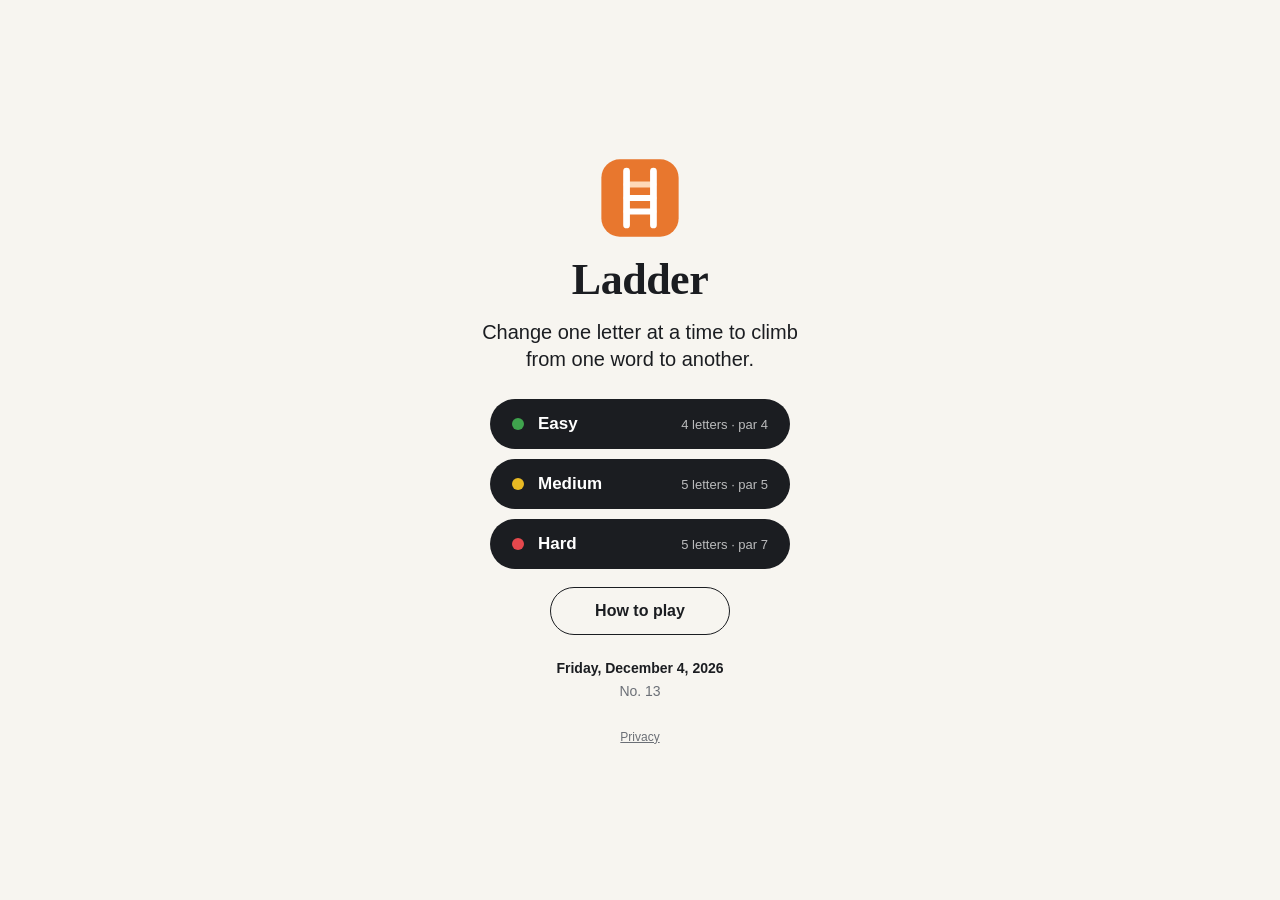
<file: index.html>
<!doctype html>
<html lang="en">
<head>
  <meta charset="utf-8">
  <script>
    // One home address: https://playwordladders.com. Saved stats and streaks belong to a single
    // address, so send www, plain http, and the old workers.dev link there (keeping any ?query).
    (function () {
      var h = location.hostname;
      if (h.endsWith('workers.dev') || h.endsWith('pages.dev')) location.replace('https://playwordladders.com/' + location.search);
      else if (h === 'www.playwordladders.com' || (h === 'playwordladders.com' && location.protocol === 'http:'))
        location.replace('https://playwordladders.com' + location.pathname + location.search);
    })();
  </script>
  <link rel="canonical" href="https://playwordladders.com/">
  <meta name="viewport" content="width=device-width, initial-scale=1, viewport-fit=cover, interactive-widget=resizes-content">
  <title>Ladder: The Daily Word Ladder</title>
  <meta name="description" content="A new word ladder every day. Change one letter at a time to climb from one word to another, in as few steps as you can. Three puzzles a day: Easy, Medium and Hard.">
  <meta name="theme-color" content="#f7f5f0" media="(prefers-color-scheme: light)">
  <meta name="theme-color" content="#121417" media="(prefers-color-scheme: dark)">
  <meta property="og:title" content="Ladder: The Daily Word Ladder">
  <meta property="og:description" content="Change one letter at a time to get from one word to another. Three new puzzles every day.">
  <meta property="og:type" content="website">
  <!-- Link previews (iMessage, WhatsApp, social) need full URLs. -->
  <meta property="og:url" content="https://playwordladders.com/">
  <meta property="og:image" content="https://playwordladders.com/og-image.png">
  <meta property="og:image:width" content="1200">
  <meta property="og:image:height" content="630">
  <meta property="og:image:alt" content="Ladder: a daily word ladder. COLD, CORD, WORD, WARD, WARM.">
  <meta property="og:site_name" content="Ladder">
  <meta name="twitter:card" content="summary_large_image">
  <meta name="twitter:image" content="https://playwordladders.com/og-image.png">
  <!-- iPhone home screen app -->
  <meta name="apple-mobile-web-app-capable" content="yes">
  <meta name="mobile-web-app-capable" content="yes">
  <meta name="apple-mobile-web-app-title" content="Ladder">
  <meta name="apple-mobile-web-app-status-bar-style" content="default">
  <meta name="format-detection" content="telephone=no">
  <link rel="icon" href="icon.svg" type="image/svg+xml">
  <link rel="icon" href="icons/icon-192.png" type="image/png" sizes="192x192">
  <link rel="apple-touch-icon" href="icons/apple-touch-icon.png">
  <link rel="manifest" href="manifest.json">
  <link rel="stylesheet" href="css/styles.css">
</head>
<body>
  <!-- Splash screen -->
  <section id="splash" class="splash">
    <div class="splash-inner">
      <svg class="splash-logo" viewBox="0 0 100 100" aria-hidden="true"><use href="#logo"/></svg>
      <h1 class="splash-title">Ladder</h1>
      <p class="splash-tag">Change one letter at a time to climb from one word to another.</p>
      <div class="level-picker">
        <button class="level-btn" data-level="easy"><span class="level-dot"></span><span class="level-name">Easy</span><span class="level-meta"></span></button>
        <button class="level-btn" data-level="medium"><span class="level-dot"></span><span class="level-name">Medium</span><span class="level-meta"></span></button>
        <button class="level-btn" data-level="hard"><span class="level-dot"></span><span class="level-name">Hard</span><span class="level-meta"></span></button>
      </div>
      <button id="splash-help" class="btn btn-ghost">How to play</button>
      <p class="splash-meta"><span id="splash-date"></span><br><span id="splash-number"></span></p>
      <p class="splash-foot"><a href="privacy.html">Privacy</a></p>
    </div>
  </section>

  <!-- Game -->
  <div id="app" class="app" hidden>
    <header class="topbar">
      <button class="icon-btn" id="help-btn" aria-label="How to play">
        <svg viewBox="0 0 24 24"><circle cx="12" cy="12" r="9.5" fill="none" stroke="currentColor" stroke-width="1.8"/><path d="M9.3 9.4a2.8 2.8 0 1 1 3.9 2.6c-.8.4-1.2.9-1.2 1.8v.4" fill="none" stroke="currentColor" stroke-width="1.8" stroke-linecap="round"/><circle cx="12" cy="17.2" r="1.1" fill="currentColor"/></svg>
      </button>
      <div class="brand">
        <span class="brand-name">Ladder</span>
        <span class="brand-sub" id="puzzle-label"></span>
      </div>
      <button class="icon-btn" id="stats-btn" aria-label="Statistics">
        <svg viewBox="0 0 24 24"><rect x="4" y="12" width="3.6" height="8" rx="1" fill="currentColor"/><rect x="10.2" y="5" width="3.6" height="15" rx="1" fill="currentColor"/><rect x="16.4" y="9" width="3.6" height="11" rx="1" fill="currentColor"/></svg>
      </button>
    </header>

    <div class="level-tabs" role="tablist" aria-label="Difficulty">
      <button class="level-tab" role="tab" data-level="easy">Easy</button>
      <button class="level-tab" role="tab" data-level="medium">Medium</button>
      <button class="level-tab" role="tab" data-level="hard">Hard</button>
    </div>

    <div class="hud" aria-live="polite">
      <span class="hud-item"><span class="hud-label">Time</span> <span class="hud-value" id="time">0:00</span></span>
      <span class="hud-item"><span class="hud-label">Steps</span> <span class="hud-value" id="steps">0</span></span>
      <span class="hud-item"><span class="hud-label">Par</span> <span class="hud-value" id="par">0</span></span>
      <button id="giveup-btn" class="hud-giveup">Give up</button>
    </div>

    <main class="board-wrap">
      <div class="ladder" id="ladder" aria-label="Your ladder"></div>
      <div class="rung-row target-row" id="target-row"></div>
      <p class="hint-line" id="hint-line">Tap a letter, then a new letter</p>
    </main>

    <div class="keyboard" id="keyboard" aria-label="Keyboard"></div>

    <div class="below" id="below" hidden>
      <div class="done-actions">
        <button id="show-results" class="btn btn-primary">See results</button>
        <button id="next-level" class="btn btn-ghost" hidden>Play Medium</button>
      </div>
      <div class="ad-slot" id="ad-footer" hidden></div>
      <footer class="site-footer">
        <a href="privacy.html">Privacy</a> · <span>New puzzles every day at midnight</span>
      </footer>
    </div>
  </div>

  <!-- Modals -->
  <div class="modal" id="help-modal" hidden role="dialog" aria-modal="true" aria-labelledby="help-title">
    <div class="modal-card">
      <button class="modal-close" aria-label="Close">×</button>
      <h2 id="help-title">How to play</h2>
      <p class="lead">Get from the start word to the target word by changing <strong>one letter at a time</strong>.</p>
      <div class="help-example" aria-label="Example: COLD, CORD, WORD, WARD, WARM">
        <span>COLD</span><span>CO<b>R</b>D</span><span><b>W</b>ORD</span><span>W<b>A</b>RD</span><span>WAR<b>M</b></span>
      </div>
      <ul class="rules">
        <li><strong>Tap a letter</strong> in your word, then <strong>tap a new letter</strong> on the keyboard.</li>
        <li>Every step has to be a real word. You can't add, remove or move letters.</li>
        <li>Letters that already match the target turn <span class="swatch-match">green</span>.</li>
        <li><strong>↶</strong> takes back your last step. Going back to a word you've already used cuts out the loop.</li>
        <li>Stuck? <strong>Hint</strong> fills in the next word (+1 step), or <strong>Give up</strong> shows a shortest route.</li>
      </ul>
      <button class="btn btn-ghost btn-wide" id="tut-open">Try the quick tutorial</button>
      <h3>Scoring</h3>
      <p>Each puzzle has a <strong>par</strong>: the fewest steps it can be done in. You're scored on how many steps your finished ladder takes, like golf. Taking back a step is free; each hint adds 1.</p>
      <p>Your share squares show how close you came: 🟩🟩🟩🟩 is par, and each 🟨 means more steps over par (up to 20%, 40%, 70%, then 100% over).</p>
      <h3>Every day</h3>
      <p>Everyone gets the same three ladders each day: <strong>Easy</strong> (4 letters), <strong>Medium</strong> and <strong>Hard</strong> (5 letters). New ones arrive at midnight.</p>
      <p class="small-print">On a computer you can also type: click a letter or press 1–5 to pick a spot, or type a whole word and press Enter. Backspace takes back a step.</p>
    </div>
  </div>

  <div class="modal" id="stats-modal" hidden role="dialog" aria-modal="true" aria-labelledby="stats-title">
    <div class="modal-card">
      <button class="modal-close" aria-label="Close">×</button>
      <div id="result-block" hidden>
        <p class="result-kicker" id="result-kicker">Solved!</p>
        <h2 class="result-title" id="result-title"></h2>
        <div class="result-line">
          <div><span class="big" id="r-time"></span><span class="small">time</span></div>
          <div><span class="big" id="r-par"></span><span class="small" id="r-steps"></span></div>
        </div>
        <div class="squares" id="r-squares"></div>
        <div class="result-path" id="r-path"></div>
        <button id="share-btn" class="btn btn-primary btn-share">
          Share
          <svg viewBox="0 0 24 24" aria-hidden="true"><path d="M12 3v12M7 8l5-5 5 5M5 13v6a2 2 0 0 0 2 2h10a2 2 0 0 0 2-2v-6" fill="none" stroke="currentColor" stroke-width="2" stroke-linecap="round" stroke-linejoin="round"/></svg>
        </button>
        <button id="r-next" class="btn btn-ghost btn-wide" hidden>Play Medium →</button>
        <p class="next">New puzzles in <strong id="countdown">--:--:--</strong></p>
        <div class="a2hs" id="a2hs" hidden>
          <button class="a2hs-close" id="a2hs-close" aria-label="Dismiss">×</button>
          <strong>Play every day in one tap</strong>
          <span>Tap <svg viewBox="0 0 24 24" aria-label="Share"><path d="M12 3v12M7 8l5-5 5 5M5 13v6a2 2 0 0 0 2 2h10a2 2 0 0 0 2-2v-6" fill="none" stroke="currentColor" stroke-width="2" stroke-linecap="round" stroke-linejoin="round"/></svg> in Safari, then <b>Add to Home Screen</b>.</span>
        </div>
        <div class="ad-slot" id="ad-results" hidden></div>
        <hr>
      </div>
      <h2 id="stats-title" class="stats-heading">Statistics</h2>
      <div class="stat-row">
        <div class="stat"><span class="stat-num" id="s-played">0</span><span class="stat-lbl">Played</span></div>
        <div class="stat"><span class="stat-num" id="s-pct">0</span><span class="stat-lbl">Solved %</span></div>
        <div class="stat"><span class="stat-num" id="s-streak">0</span><span class="stat-lbl">Current streak</span></div>
        <div class="stat"><span class="stat-num" id="s-max">0</span><span class="stat-lbl">Max streak</span></div>
      </div>
      <p class="stat-note">Your streak grows each day you solve at least one puzzle.</p>
      <h3 class="dist-heading">Steps over par</h3>
      <div class="dist" id="s-dist"></div>
    </div>
  </div>

  <div class="modal" id="tutorial-modal" hidden role="dialog" aria-modal="true" aria-labelledby="tut-title">
    <div class="modal-card tut-card">
      <button class="modal-close" aria-label="Skip tutorial">×</button>
      <p class="result-kicker">How to play</p>
      <h2 id="tut-title">Turn COLD into WARM</h2>
      <p class="tut-text" id="tut-text" aria-live="polite"></p>
      <div class="tut-ladder" id="tut-ladder"></div>
      <div class="tut-keys" id="tut-keys"></div>
      <button class="btn btn-primary btn-wide" id="tut-done" data-close hidden>Play today's puzzle</button>
    </div>
  </div>

  <div class="modal" id="giveup-modal" hidden role="alertdialog" aria-modal="true" aria-labelledby="giveup-title">
    <div class="modal-card modal-small">
      <h2 id="giveup-title">Give up?</h2>
      <p>We'll show you a shortest route. This puzzle won't count as solved today.</p>
      <div class="modal-actions">
        <button class="btn btn-ghost" data-close data-autofocus>Keep trying</button>
        <button class="btn btn-danger" id="giveup-confirm">Show route</button>
      </div>
    </div>
  </div>

  <div class="toast" id="toast" role="status" aria-live="polite"></div>

  <!-- Shared SVG symbols -->
  <svg width="0" height="0" style="position:absolute" aria-hidden="true">
    <defs>
      <symbol id="logo" viewBox="0 0 100 100">
        <rect x="4" y="4" width="92" height="92" rx="22" fill="#e8772e"/>
        <path d="M34 34H66" stroke="#ffd9b8" stroke-width="7" stroke-linecap="round"/>
        <path d="M34 50H66M34 66H66" stroke="#fff" stroke-width="7" stroke-linecap="round"/>
        <path d="M34 18V82M66 18V82" stroke="#fff" stroke-width="8" stroke-linecap="round"/>
      </symbol>
    </defs>
  </svg>

  <script src="js/config.js"></script>
  <script src="js/words.js"></script>
  <script src="js/puzzle.js"></script>
  <script src="js/game.js"></script>
</body>
</html>
</file>
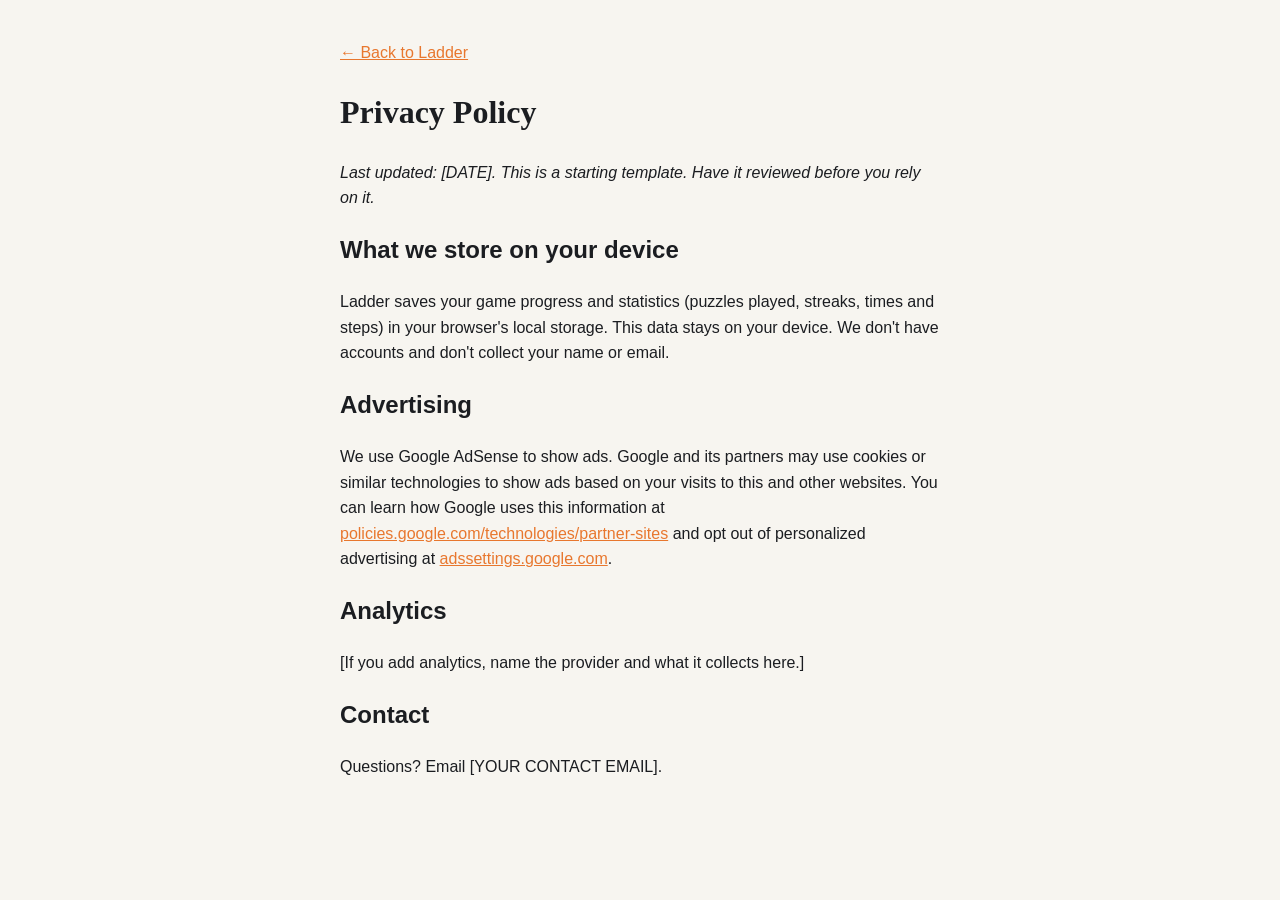
<file: privacy.html>
<!doctype html>
<html lang="en">
<head>
  <meta charset="utf-8">
  <script>
    var h = location.hostname;
    if (h.endsWith('workers.dev') || h.endsWith('pages.dev') || h === 'www.playwordladders.com' || (location.protocol === 'http:' && h === 'playwordladders.com'))
      location.replace('https://playwordladders.com/privacy.html');
  </script>
  <meta name="viewport" content="width=device-width, initial-scale=1, viewport-fit=cover">
  <title>Privacy Policy · Ladder</title>
  <link rel="stylesheet" href="css/styles.css">
  <style>
    body { -webkit-user-select: text; user-select: text; }
    .doc { max-width: 640px; margin: 0 auto; padding: max(24px, env(safe-area-inset-top)) 20px 48px; line-height: 1.6; }
    .doc h1 { font-family: var(--serif); }
    .doc a { color: var(--accent); }
  </style>
</head>
<body>
  <main class="doc">
    <p><a href="./">← Back to Ladder</a></p>
    <h1>Privacy Policy</h1>
    <p><em>Last updated: [DATE]. This is a starting template. Have it reviewed before you rely on it.</em></p>
    <h2>What we store on your device</h2>
    <p>Ladder saves your game progress and statistics (puzzles played, streaks, times and steps) in your browser's local storage. This data stays on your device. We don't have accounts and don't collect your name or email.</p>
    <h2>Advertising</h2>
    <p>We use Google AdSense to show ads. Google and its partners may use cookies or similar technologies to show ads based on your visits to this and other websites. You can learn how Google uses this information at <a href="https://policies.google.com/technologies/partner-sites">policies.google.com/technologies/partner-sites</a> and opt out of personalized advertising at <a href="https://adssettings.google.com">adssettings.google.com</a>.</p>
    <h2>Analytics</h2>
    <p>[If you add analytics, name the provider and what it collects here.]</p>
    <h2>Contact</h2>
    <p>Questions? Email [YOUR CONTACT EMAIL].</p>
  </main>
</body>
</html>
</file>
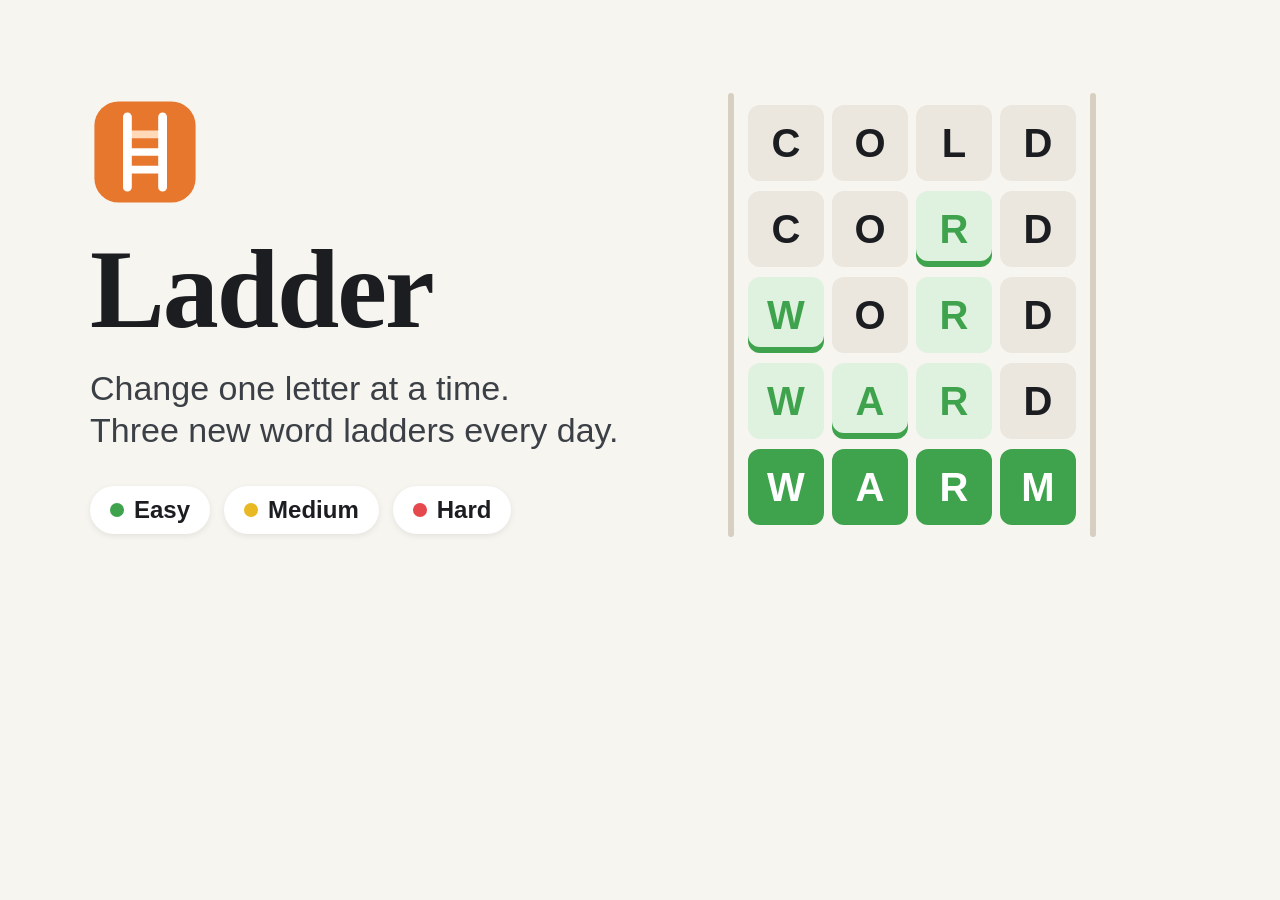
<file: tools/og-card.html>
<!doctype html>
<!-- Source for og-image.png (the preview shown when the link is shared).
     Re-render with: node tools/render-og.mjs -->
<html>
<head>
<meta charset="utf-8">
<style>
  html, body { margin: 0; }
  body {
    width: 1200px; height: 630px; overflow: hidden;
    background: #f7f5f0;
    font-family: -apple-system, BlinkMacSystemFont, "Segoe UI", Roboto, Arial, sans-serif;
    display: flex; align-items: center; gap: 80px; padding: 0 90px; box-sizing: border-box;
  }
  .copy { flex: 1; }
  .logo { width: 110px; height: 110px; display: block; margin-bottom: 26px; }
  h1 { font-family: "Iowan Old Style", Palatino, Georgia, serif; font-size: 112px; margin: 0; color: #1b1d21; letter-spacing: -2px; line-height: 1; }
  p { font-size: 34px; line-height: 1.25; color: #3b3f46; margin: 22px 0 0; }
  .levels { display: flex; gap: 14px; margin-top: 34px; }
  .lv { font-size: 24px; font-weight: 700; padding: 10px 20px; border-radius: 999px; background: #fff; color: #1b1d21; box-shadow: 0 2px 6px rgba(0,0,0,.08); display: flex; align-items: center; gap: 10px; }
  .lv i { width: 14px; height: 14px; border-radius: 50%; display: inline-block; }
  .ladder { display: flex; flex-direction: column; gap: 10px; padding: 22px 34px; position: relative; }
  .ladder::before, .ladder::after { content: ""; position: absolute; top: 10px; bottom: 10px; width: 6px; border-radius: 3px; background: #d7cfbf; left: 14px; }
  .ladder::after { left: auto; right: 14px; }
  .row { display: flex; gap: 8px; }
  .t { width: 76px; height: 76px; border-radius: 12px; background: #ebe7de; display: grid; place-items: center; font-size: 40px; font-weight: 800; color: #1b1d21; }
  .m { background: #dff1df; color: #3fa34d; }
  .c { box-shadow: inset 0 -6px 0 #e8772e; }
  .m.c { box-shadow: inset 0 -6px 0 #3fa34d; }
  .goal .t { background: #3fa34d; color: #fff; }
</style>
</head>
<body>
  <div class="copy">
    <svg class="logo" viewBox="0 0 100 100">
      <rect x="4" y="4" width="92" height="92" rx="22" fill="#e8772e"/>
      <path d="M34 34H66" stroke="#ffd9b8" stroke-width="7" stroke-linecap="round"/>
      <path d="M34 50H66M34 66H66" stroke="#fff" stroke-width="7" stroke-linecap="round"/>
      <path d="M34 18V82M66 18V82" stroke="#fff" stroke-width="8" stroke-linecap="round"/>
    </svg>
    <h1>Ladder</h1>
    <p>Change one letter at a time.<br>Three new word ladders every day.</p>
    <div class="levels">
      <span class="lv"><i style="background:#3fa34d"></i>Easy</span>
      <span class="lv"><i style="background:#e8b923"></i>Medium</span>
      <span class="lv"><i style="background:#e5484d"></i>Hard</span>
    </div>
  </div>
  <div class="ladder">
    <div class="row"><div class="t">C</div><div class="t">O</div><div class="t">L</div><div class="t">D</div></div>
    <div class="row"><div class="t">C</div><div class="t">O</div><div class="t m c">R</div><div class="t">D</div></div>
    <div class="row"><div class="t m c">W</div><div class="t">O</div><div class="t m">R</div><div class="t">D</div></div>
    <div class="row"><div class="t m">W</div><div class="t m c">A</div><div class="t m">R</div><div class="t">D</div></div>
    <div class="row goal"><div class="t">W</div><div class="t">A</div><div class="t">R</div><div class="t">M</div></div>
  </div>
</body>
</html>
</file>
<file: css/styles.css>
:root {
  --bg: #f7f5f0;
  --surface: #ffffff;
  --ink: #1b1d21;
  --muted: #6b6f76;
  --line: #e2ded5;
  --tile: #ebe7de;
  --tile-ink: #1b1d21;
  --tile-empty: #e7e2d7;
  --key: #dedad1;
  --key-ink: #1b1d21;
  --accent: #e8772e;          /* Ladder orange */
  --accent-soft: #fde6d3;
  --accent-glow: rgba(232, 119, 46, 0.45);
  --match: #3fa34d;           /* a letter already matching the target */
  --match-soft: #dff1df;
  --bad: #e5484d;
  --primary: #1b1d21;
  --primary-ink: #ffffff;
  --good: #3fa34d;
  --ok: #e8b923;
  --rail: #d7cfbf;
  --shadow: 0 10px 40px rgba(0, 0, 0, 0.12);
  --radius: 14px;
  --serif: "Iowan Old Style", "Palatino Linotype", Palatino, Georgia, serif;
  --sans: -apple-system, BlinkMacSystemFont, "Segoe UI", Roboto, "Helvetica Neue", Arial, sans-serif;
}

@media (prefers-color-scheme: dark) {
  :root {
    --bg: #121417;
    --surface: #1b1f24;
    --ink: #eef0f3;
    --muted: #9aa0a8;
    --line: #2b3037;
    --tile: #262b33;
    --tile-ink: #eef0f3;
    --tile-empty: #1d2128;
    --key: #3a404a;
    --key-ink: #eef0f3;
    --accent: #f08a45;
    --accent-soft: #4a2d1a;
    --accent-glow: rgba(240, 138, 69, 0.5);
    --match: #4cb85a;
    --match-soft: #1f3a23;
    --primary: #eef0f3;
    --primary-ink: #121417;
    --rail: #3a3f47;
    --shadow: 0 10px 40px rgba(0, 0, 0, 0.5);
  }
}

* { box-sizing: border-box; }
[hidden] { display: none !important; }

html, body {
  margin: 0;
  background: var(--bg);
  color: var(--ink);
  font-family: var(--sans);
  -webkit-tap-highlight-color: transparent;
  -webkit-text-size-adjust: 100%;
  text-size-adjust: 100%;
  /* No rubber-band bounce or pull-to-refresh while playing */
  overscroll-behavior: none;
}

body {
  min-height: 100vh;
  min-height: 100dvh;
  /* No double-tap zoom anywhere, no text-selection loupe on long-press */
  touch-action: manipulation;
  -webkit-user-select: none;
  user-select: none;
  -webkit-touch-callout: none;
}
.modal-card p, .modal-card li { -webkit-user-select: text; user-select: text; }

button { font: inherit; color: inherit; }

/* ---------- Buttons ---------- */
.btn {
  border: 0;
  border-radius: 999px;
  padding: 14px 28px;
  font-weight: 700;
  font-size: 16px;
  cursor: pointer;
  min-width: 180px;
  transition: transform 0.1s ease, opacity 0.2s;
}
.btn:active { transform: scale(0.97); }
.btn-primary { background: var(--primary); color: var(--primary-ink); }
.btn-ghost { background: transparent; border: 1.5px solid var(--ink); }
.icon-btn {
  width: 44px; height: 44px; /* Apple's minimum touch target */
  border: 0; background: transparent; border-radius: 10px;
  display: grid; place-items: center; cursor: pointer;
}
.icon-btn svg { width: 24px; height: 24px; }
@media (hover: hover) { .icon-btn:hover { background: var(--line); } }

/* ---------- Splash ---------- */
.splash {
  min-height: 100dvh;
  display: grid;
  place-items: center;
  padding: max(24px, env(safe-area-inset-top)) 16px max(24px, env(safe-area-inset-bottom));
  text-align: center;
}
.splash-inner { display: flex; flex-direction: column; align-items: center; gap: 14px; max-width: 360px; }
.splash-logo { width: 84px; height: 84px; }
.splash-title { font-family: var(--serif); font-size: 44px; margin: 0; letter-spacing: -0.5px; }
.splash-tag { font-size: 20px; margin: 0 0 12px; line-height: 1.35; }
.splash-meta { color: var(--muted); font-size: 14px; line-height: 1.6; margin-top: 8px; }
.splash-meta span:first-child { font-weight: 700; color: var(--ink); }
.splash-foot { margin: 0; font-size: 12px; }
.splash-foot a { color: var(--muted); }

/* ---------- App layout ----------
 * The app fills exactly one screen: header, ladder (which scrolls if it gets long),
 * the target word, and the keyboard pinned at the bottom.
 */
.app {
  max-width: 560px;
  margin: 0 auto;
  /* Keep clear of the notch / Dynamic Island, home indicator, and landscape side insets */
  padding:
    env(safe-area-inset-top)
    max(10px, env(safe-area-inset-right))
    0
    max(10px, env(safe-area-inset-left));
  display: flex;
  flex-direction: column;
  height: 100vh;
  height: 100dvh;
  overflow: hidden;
}
.topbar {
  display: flex; align-items: center; justify-content: space-between;
  padding: 4px 0;
  border-bottom: 1px solid var(--line);
  flex: none;
}
.brand { display: flex; flex-direction: column; align-items: center; }
.brand-name { font-family: var(--serif); font-weight: 700; font-size: 24px; }
.brand-sub { font-size: 12px; color: var(--muted); }

.hud {
  display: flex; align-items: baseline; justify-content: center; gap: 18px;
  padding: 8px 0 2px;
  font-size: 13px;
  flex: none;
}
.hud-label { font-size: 11px; text-transform: uppercase; letter-spacing: 0.08em; color: var(--muted); }
.hud-value { font-size: 17px; font-weight: 700; font-variant-numeric: tabular-nums; }
.hud-pen { font-size: 11px; font-weight: 700; color: var(--ok); margin-left: 2px; vertical-align: 3px; }
.hud-giveup {
  border: 0; background: transparent; color: var(--muted); cursor: pointer;
  font-size: 13px; font-weight: 600; text-decoration: underline; text-underline-offset: 3px;
  padding: 6px 4px; margin: -6px -4px;
}

/* ---------- The ladder ---------- */
.board-wrap {
  flex: 1; min-height: 0;
  display: flex; flex-direction: column;
  justify-content: center; /* a short ladder sits in the middle; a long one fills and scrolls */
  padding: 4px 0 0;
}
/* Tile size (--ts): as big as fits 5 letters plus the side labels, capped, smaller on short screens. */
.ladder, .target-row, .tut-ladder {
  --gap: 6px;
  --side: 44px;
  --ts: min(54px, calc((100vw - 20px - 2 * var(--side) - 4 * var(--gap)) / 5));
}
@media (min-height: 800px) { .ladder, .target-row { --ts: min(60px, calc((100vw - 20px - 2 * var(--side) - 4 * var(--gap)) / 5)); --gap: 7px; } }
@media (max-height: 740px) { .ladder, .target-row { --ts: min(46px, calc((100vw - 20px - 2 * var(--side) - 4 * var(--gap)) / 5)); } }
@media (max-height: 620px) { .ladder, .target-row { --ts: min(42px, calc((100vw - 20px - 2 * var(--side) - 4 * var(--gap)) / 5)); --gap: 5px; } }

.ladder {
  flex: 0 1 auto; min-height: 0;
  overflow-y: auto;
  overscroll-behavior: contain;
  -webkit-overflow-scrolling: touch;
  touch-action: pan-y;
  display: flex; flex-direction: column; align-items: center;
  gap: var(--gap);
  padding: 6px 0 0;
  /* Fade the top edge when the ladder scrolls. */
  mask-image: linear-gradient(to bottom, transparent 0, #000 10px);
}

.rung-row {
  display: grid;
  grid-template-columns: var(--side) auto var(--side);
  align-items: center;
  flex: none;
}
.rung-label { font-size: 11px; font-weight: 700; color: var(--muted); text-align: right; padding-right: 15px; font-variant-numeric: tabular-nums; text-transform: uppercase; }
.rung-row.start .rung-label, .target-row .rung-label { font-size: 9px; letter-spacing: 0.04em; }
.rung-mark { font-size: 14px; padding-left: 12px; }
.tiles { display: flex; gap: var(--gap); position: relative; }
/* The ladder's rails: a short piece beside every rung, joining up into one ladder. */
.ladder .tiles::before, .ladder .tiles::after, .board-wrap .target-row .tiles::before, .board-wrap .target-row .tiles::after {
  content: ""; position: absolute; width: 3px; border-radius: 2px; background: var(--rail);
  top: 0; bottom: calc(-1 * var(--gap));
  left: -8px;
}
.ladder .tiles::after, .board-wrap .target-row .tiles::after { left: auto; right: -8px; }
.ladder .rung-row.start .tiles::before, .ladder .rung-row.start .tiles::after { top: 30%; }
.board-wrap .target-row .tiles::before, .board-wrap .target-row .tiles::after { top: calc(-1 * var(--gap) - 4px); bottom: 30%; }

.tile {
  width: var(--ts); height: var(--ts);
  display: grid; place-items: center;
  border: 0; padding: 0; border-radius: 8px;
  background: var(--tile); color: var(--tile-ink);
  font-family: var(--sans); font-weight: 800;
  font-size: calc(var(--ts) * 0.5);
  line-height: 1;
  position: relative;
  transition: background 0.15s, transform 0.12s, box-shadow 0.15s;
}
.tile.changed { box-shadow: inset 0 -4px 0 var(--accent); }
.tile.match { background: var(--match-soft); color: var(--match); }
.tile.match.changed { box-shadow: inset 0 -4px 0 var(--match); }

/* The word you're working on: bigger presence, tappable tiles. */
.rung-row.current .tile {
  background: var(--surface);
  box-shadow: 0 0 0 2px var(--line), 0 2px 6px rgba(0, 0, 0, 0.06);
  cursor: pointer;
}
.rung-row.current .tile.match { background: var(--match-soft); }
.rung-row.current .tile.selected {
  background: var(--accent); color: #fff;
  box-shadow: 0 0 0 2px var(--accent), 0 6px 14px var(--accent-glow);
  transform: translateY(-4px);
}
.rung-row.current .tile:focus-visible { outline: 3px solid var(--accent); outline-offset: 2px; }
.tile.bad { background: var(--bad) !important; color: #fff !important; }
.rung-row.typing .tile.typed { background: var(--surface); box-shadow: 0 0 0 2px var(--accent); }
.rung-row.typing .tile.empty { background: var(--surface); box-shadow: 0 0 0 2px var(--line); }

.rung-row.empty .tile { background: transparent; box-shadow: inset 0 0 0 2px var(--tile-empty); border-radius: 8px; }
.rung-row.empty .tile { border: 0; }

.target-row { justify-content: center; display: grid; justify-self: center; align-self: center; padding: 2px 0 4px; }
.target-row .tile.target { background: var(--ink); color: var(--bg); }
.target-row.reached .tile.target { background: var(--match); color: #fff; }
.target-row.gaveup.reached .tile.target { background: var(--muted); }

.hint-line { text-align: center; color: var(--muted); font-size: 13px; margin: 2px 0 4px; min-height: 1.3em; flex: none; }
@media (max-height: 620px) { .hint-line { font-size: 12px; margin: 0 0 2px; } }

/* Feedback animations */
.rung-row.shake .tiles { animation: shake 0.35s; }
@keyframes shake { 20%, 60% { transform: translateX(-6px); } 40%, 80% { transform: translateX(6px); } }
.rung-row.pulse .tile { animation: pulse 0.6s; }
@keyframes pulse { 40% { box-shadow: 0 0 0 3px var(--accent), 0 0 14px var(--accent-glow); } }
.rung-row.pop .tile.changed { animation: pop 0.3s ease-out; }
@keyframes pop { 40% { transform: scale(1.14); } }
.nudge { animation: nudge 0.25s; }
@keyframes nudge { 25% { transform: translateX(-3px); } 75% { transform: translateX(3px); } }

/* Win: rungs light up from the bottom of the ladder to the top word. */
.rung-row.rise .tile { animation: rise 0.5s ease-out both; animation-delay: var(--delay); }
@keyframes rise {
  0% { transform: scale(1); }
  40% { transform: scale(1.1); box-shadow: 0 0 0 3px var(--accent), 0 0 16px var(--accent-glow); }
  100% { transform: scale(1); }
}
.target-row.gaveup.rise .tile { animation-name: none; }

/* ---------- Keyboard ---------- */
.keyboard {
  flex: none;
  display: flex; flex-direction: column; gap: 7px;
  padding: 6px 0 max(8px, env(safe-area-inset-bottom));
  touch-action: manipulation;
}
.kb-row { display: flex; justify-content: center; gap: 5px; }
.key {
  flex: 1 1 0; max-width: 46px; min-width: 0;
  height: 54px;
  border: 0; border-radius: 6px;
  background: var(--key); color: var(--key-ink);
  font-size: 18px; font-weight: 700;
  display: flex; flex-direction: column; align-items: center; justify-content: center; gap: 1px;
  cursor: pointer;
  touch-action: manipulation;
  transition: background 0.1s, transform 0.08s;
}
.key.down, .key:active { transform: scale(0.94); background: var(--tile-empty); }
.key-wide { flex: 1.5 1 0; max-width: 70px; font-size: 11px; font-weight: 700; }
.key-wide svg { width: 20px; height: 20px; }
.key-hint svg { color: var(--ok); }
.key-hint.armed { background: var(--ok); color: #1b1d21; }
.key-hint.armed svg { color: #1b1d21; }
.key.same { opacity: 0.35; }
.key:disabled { opacity: 0.35; cursor: default; }
.key.glow { animation: target 1.1s ease-in-out infinite; background: var(--accent-soft); }
@media (max-height: 620px) { .key { height: 46px; } .keyboard { gap: 6px; } }
@media (min-width: 420px) { .kb-row { gap: 6px; } }

/* ---------- Below a finished puzzle ---------- */
.below { display: flex; flex-direction: column; align-items: center; gap: 14px; padding: 8px 0 max(16px, env(safe-area-inset-bottom)); flex: none; }
.done-actions { display: flex; flex-direction: column; gap: 10px; align-items: center; }
.site-footer { font-size: 12px; color: var(--muted); }
.site-footer a { color: inherit; }

/* ---------- Modals ---------- */
.modal {
  position: fixed; inset: 0;
  background: rgba(0, 0, 0, 0.45);
  display: grid; place-items: center;
  padding: max(16px, env(safe-area-inset-top)) 16px max(16px, env(safe-area-inset-bottom));
  overscroll-behavior: contain;
  z-index: 50;
  animation: fade 0.2s ease;
}
@keyframes fade { from { opacity: 0; } }
.modal-card {
  position: relative;
  background: var(--surface);
  border-radius: var(--radius);
  box-shadow: var(--shadow);
  width: 100%; max-width: 440px;
  max-height: calc(100dvh - 32px - env(safe-area-inset-top) - env(safe-area-inset-bottom));
  overflow-y: auto;
  -webkit-overflow-scrolling: touch;
  touch-action: pan-y;
  padding: 28px 24px 24px;
  animation: rise-in 0.25s ease;
}
@keyframes rise-in { from { transform: translateY(16px); opacity: 0; } }
.modal-close {
  position: absolute; top: 8px; right: 10px;
  width: 36px; height: 36px; border: 0; background: transparent;
  font-size: 28px; line-height: 1; cursor: pointer; color: var(--muted);
}
.modal h2 { font-family: var(--serif); margin: 0 0 8px; font-size: 26px; }
.modal h3 { font-size: 15px; margin: 18px 0 6px; }
.modal p { line-height: 1.5; margin: 0 0 8px; }
.lead { font-size: 17px; }
.rules { padding-left: 20px; line-height: 1.55; margin: 8px 0 12px; }
.rules li { margin-bottom: 4px; }
.small-print { font-size: 13px; color: var(--muted); }
.swatch-match { color: var(--match); font-weight: 700; }
.help-example { display: flex; flex-wrap: wrap; gap: 6px; align-items: center; margin: 10px 0 4px; font-weight: 800; letter-spacing: 0.06em; font-size: 15px; }
.help-example span { background: var(--tile); border-radius: 6px; padding: 5px 8px; }
.help-example span + span::before { content: "→ "; color: var(--muted); font-weight: 400; }
.help-example b { color: var(--accent); }

.result-kicker { text-transform: uppercase; letter-spacing: 0.1em; font-size: 12px; font-weight: 700; color: var(--accent); margin: 0; }
.result-title { margin-top: 2px; }
.result-line { display: grid; grid-template-columns: 1fr 1fr; gap: 12px; margin: 14px 0 10px; text-align: center; }
.result-line > div { display: flex; flex-direction: column; background: var(--bg); border-radius: 12px; padding: 12px; }
.big { font-size: 30px; font-weight: 800; font-variant-numeric: tabular-nums; }
.small { font-size: 12px; color: var(--muted); }
.squares { font-size: 28px; text-align: center; letter-spacing: 4px; margin: 6px 0 10px; }
.result-path { font-size: 13px; color: var(--muted); margin-bottom: 14px; }
.result-path p { margin: 0 0 4px; line-height: 1.45; }
.result-path strong { color: var(--ink); }
.btn-share { display: flex; align-items: center; justify-content: center; gap: 8px; width: 100%; background: var(--good); color: #fff; }
.btn-share svg { width: 20px; height: 20px; }
.next { text-align: center; color: var(--muted); font-size: 14px; margin-top: 12px !important; }
.next strong { color: var(--ink); font-variant-numeric: tabular-nums; }
hr { border: 0; border-top: 1px solid var(--line); margin: 18px 0; }

.stats-heading { font-size: 18px !important; font-family: var(--sans) !important; text-transform: uppercase; letter-spacing: 0.06em; }
.stat-row { display: grid; grid-template-columns: repeat(4, 1fr); gap: 6px; text-align: center; }
.stat { display: flex; flex-direction: column; }
.stat-num { font-size: 28px; font-weight: 700; font-variant-numeric: tabular-nums; }
.stat-lbl { font-size: 11px; color: var(--muted); line-height: 1.2; }
.dist-heading { text-transform: uppercase; letter-spacing: 0.06em; font-size: 13px !important; }
.dist { display: flex; flex-direction: column; gap: 4px; }
.dist-row { display: grid; grid-template-columns: 76px 1fr; gap: 8px; align-items: center; font-size: 13px; }
.dist-bar { background: var(--muted); color: #fff; font-weight: 700; padding: 2px 8px; text-align: right; border-radius: 4px; min-width: 24px; font-size: 12px; }
.dist-bar.today { background: var(--accent); }
.stat-note { font-size: 12px; color: var(--muted); text-align: center; margin: 10px 0 0 !important; }

.a2hs {
  position: relative;
  display: flex; flex-direction: column; gap: 4px;
  background: var(--bg); border-radius: 12px;
  padding: 12px 40px 12px 14px; margin-top: 14px;
  font-size: 14px; line-height: 1.4;
}
.a2hs svg { width: 16px; height: 16px; vertical-align: -3px; color: var(--accent); }
.a2hs-close {
  position: absolute; top: 4px; right: 4px; width: 36px; height: 36px;
  border: 0; background: transparent; font-size: 22px; color: var(--muted); cursor: pointer;
}

.ad-slot { width: 100%; min-height: 100px; margin-top: 14px; display: flex; justify-content: center; }

.btn-wide { width: 100%; margin-top: 10px; }
.btn-danger { background: var(--bad); color: #fff; }
.modal-small { max-width: 340px; text-align: center; }
.modal-actions { display: flex; gap: 10px; margin-top: 18px; }
.modal-actions .btn { flex: 1; min-width: 0; padding: 13px 10px; }

/* ---------- Toast ---------- */
.toast {
  position: fixed; left: 50%; top: calc(18px + env(safe-area-inset-top));
  transform: translate(-50%, -20px);
  background: var(--primary); color: var(--primary-ink);
  padding: 10px 16px; border-radius: 8px; font-weight: 600; font-size: 14px;
  max-width: calc(100vw - 32px); text-align: center;
  opacity: 0; pointer-events: none; transition: opacity 0.2s, transform 0.2s;
  z-index: 100;
}
.toast.show { opacity: 1; transform: translate(-50%, 0); }

@media (prefers-reduced-motion: reduce) {
  *, *::before, *::after { animation-duration: 0.01ms !important; transition-duration: 0.01ms !important; }
}

/* ---------- Difficulty levels ---------- */
.level-picker { display: flex; flex-direction: column; gap: 10px; width: 100%; max-width: 300px; margin-bottom: 4px; }
.level-btn {
  display: grid; grid-template-columns: 14px 1fr auto; align-items: center; gap: 12px;
  border: 0; border-radius: 999px; padding: 15px 22px;
  background: var(--primary); color: var(--primary-ink);
  font-size: 17px; font-weight: 700; text-align: left; cursor: pointer;
  transition: transform 0.1s ease;
}
.level-btn:active { transform: scale(0.97); }
.level-meta { font-size: 13px; font-weight: 500; opacity: 0.7; }
.level-dot { width: 12px; height: 12px; border-radius: 50%; }
[data-level="easy"] .level-dot { background: #3fa34d; }
[data-level="medium"] .level-dot { background: #e8b923; }
[data-level="hard"] .level-dot { background: #e5484d; }
.level-btn[data-status="solved"] .level-meta::before { content: "✓ "; }

.level-tabs {
  display: grid; grid-template-columns: repeat(3, 1fr); gap: 4px;
  background: var(--tile); border-radius: 12px; padding: 4px; margin-top: 8px;
  flex: none;
}
.level-tab {
  position: relative; border: 0; background: transparent; border-radius: 9px;
  padding: 8px 0; min-height: 38px; font-size: 15px; font-weight: 600; color: var(--muted); cursor: pointer;
}
.level-tab[aria-selected="true"] { background: var(--surface); color: var(--ink); box-shadow: 0 1px 3px rgba(0,0,0,0.12); }
.level-tab[data-status="solved"]::after,
.level-tab[data-status="gaveup"]::after,
.level-tab[data-status="started"]::after {
  position: absolute; top: 50%; transform: translateY(-50%); margin-left: 6px;
  font-size: 12px;
}
.level-tab[data-status="solved"]::after { content: "✓"; color: var(--good); }
.level-tab[data-status="gaveup"]::after { content: "⚑"; color: var(--muted); }
.level-tab[data-status="started"]::after { content: "•"; color: var(--accent); font-size: 18px; }

/* ---------- Tutorial ---------- */
.tut-card { text-align: center; }
.tut-card h2 { margin-bottom: 6px; }
.tut-text { min-height: 4.5em; font-size: 16px; }
.tut-ladder { --ts: 44px; display: flex; flex-direction: column; align-items: center; gap: 6px; margin: 10px 0; }
.tut-ladder .rung-row.current .tile { background: var(--surface); box-shadow: 0 0 0 2px var(--line); cursor: pointer; }
.tut-ladder .rung-row.current .tile.match { background: var(--match-soft); }
.tut-ladder .rung-row.current .tile.selected { background: var(--accent); color: #fff; transform: translateY(-4px); box-shadow: 0 6px 14px var(--accent-glow); }
.tut-ladder .target-row .tile { background: var(--ink); color: var(--bg); }
.tile.glow { animation: target 1.1s ease-in-out infinite; }
@keyframes target {
  0%, 100% { box-shadow: 0 0 0 2px var(--accent); }
  50% { box-shadow: 0 0 0 5px var(--accent-glow), 0 0 16px var(--accent-glow); }
}
.tut-keys { display: flex; justify-content: center; gap: 6px; margin: 6px 0 4px; }
.tut-keys .key { flex: none; width: 46px; max-width: none; }
</file>
